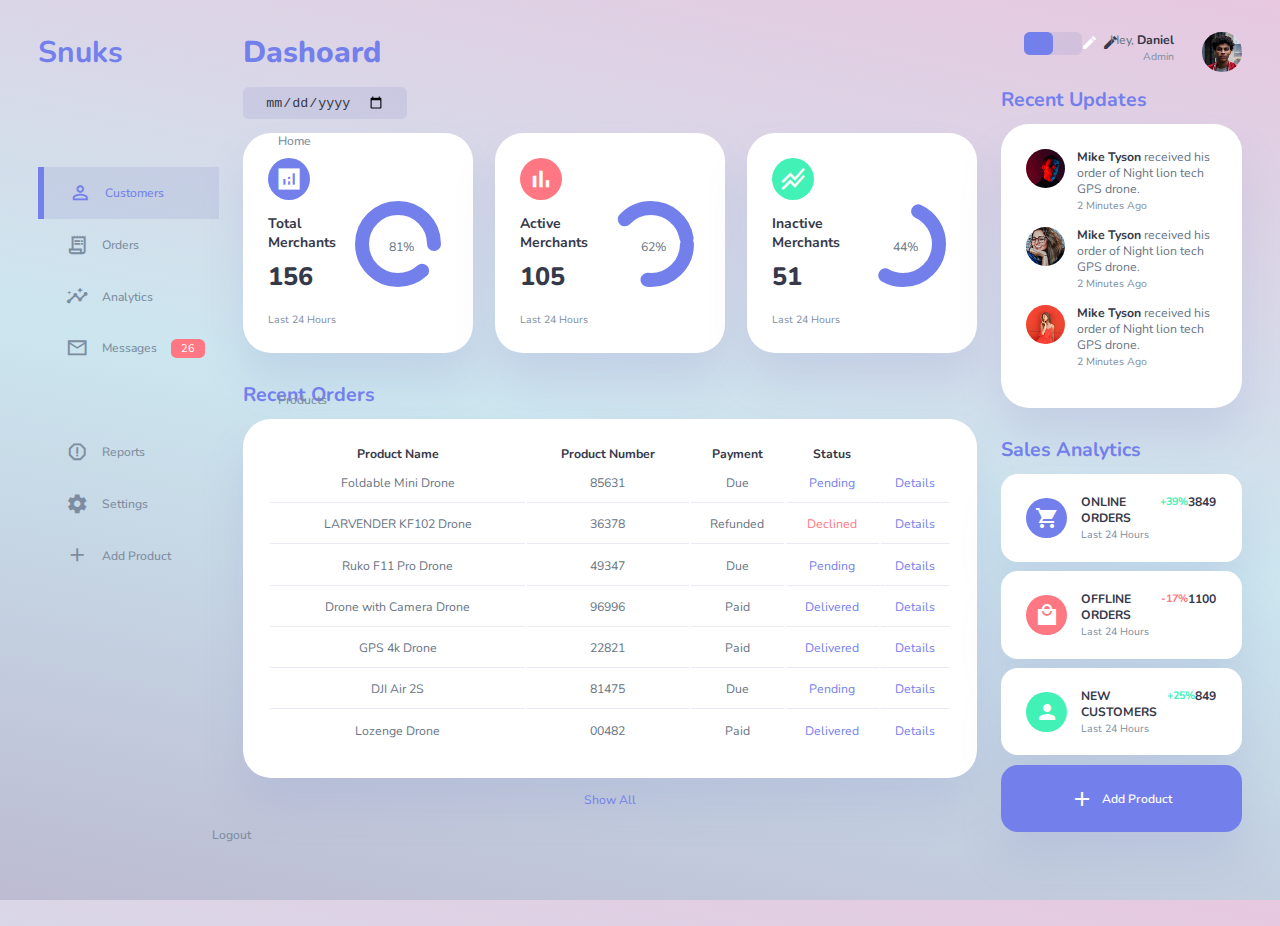
<file: dashboard/index.html>
<!DOCTYPE html>
<html lang="en">
  <head>
    <meta charset="UTF-8" />
    <meta http-equiv="X-UA-Compatible" content="IE=edge" />
    <meta name="viewport" content="width=device-width, initial-scale=1.0" />
    <title>Admin page</title>
    <link rel="shortcut icon" href="./images/Ellipse 157.svg" type="image/x-icon">
    <!-- MATERIAL CDN -->
    <link
      href="https://fonts.googleapis.com/icon?family=Material+Icons+Sharp"
      rel="stylesheet"
    />
    <link rel="preconnect" href="https://fonts.googleapis.com">
    <link rel="preconnect" href="https://fonts.gstatic.com" crossorigin>
    <link href="https://fonts.googleapis.com/css2?family=Archivo&family=Dongle:wght@300;400;700&family=Merriweather&family=Mulish:wght@300;400;500;600;700;800;900&family=Nunito:ital,wght@0,200;0,300;0,400;0,500;0,600;0,700;0,800;0,900;1,900&display=swap" rel="stylesheet">
    <link rel="stylesheet" href="https://cdnjs.cloudflare.com/ajax/libs/font-awesome/6.1.1/css/all.min.css" integrity="sha512-KfkfwYDsLkIlwQp6LFnl8zNdLGxu9YAA1QvwINks4PhcElQSvqcyVLLD9aMhXd13uQjoXtEKNosOWaZqXgel0g==" crossorigin="anonymous" referrerpolicy="no-referrer" />
    <!-- STYLESHEET -->
    <link rel="stylesheet" href="./style.css" />
  </head>
  <body>
    <div class="container">
      <aside>
        <div class="top">
          <div class="logo">
           
            <h2 class="fs-50 blu">Snuks</h2>
          </div>
          <div class="close" id="close-btn">
            <span class="material-icons-sharp">close</span>
          </div>
        </div>

        <div class="sidebar">
          <a href="../index.html">
            <span class="material-icons-sharp">grid_view</span>
            <h3>Home</h3>
          </a>
          <a href="#" class="active">
            <span class="material-icons-sharp">person_outline</span>
            <h3>Customers</h3>
          </a>
          <a href="#">
            <span class="material-icons-sharp">receipt_long</span>
            <h3>Orders</h3>
          </a>
          <a href="#">
            <span class="material-icons-sharp">insights</span>
            <h3>Analytics</h3>
          </a>
          <a href="#">
            <span class="material-icons-sharp">mail_outline</span>
            <h3>Messages</h3>
            <span class="message-count">26</span>
          </a>
          <a href="#">
            <span class="material-icons-sharp">inventory</span>
            <h3>Products</h3>
          </a>
          <a href="#">
            <span class="material-icons-sharp">report_gmailerrorred</span>
            <h3>Reports</h3>
          </a>
          <a href="#">
            <span class="material-icons-sharp">settings</span>
            <h3>Settings</h3>
          </a>
          <a href="#">
            <span class="material-icons-sharp">add</span>
            <h3>Add Product</h3>
          </a>
          <a href="../index.html">
            <span class="material-icons-sharp">logout</span>
            <h3>Logout</h3>
          </a>
        </div>
      </aside>
      <!------------------ END OF ASIDE ------------------>
      <main>
        <h1 class="blu fs-50">Dashoard</h1>

        <div class="date">
          <input type="date" />
        </div>

        <div class="insights">
          <div class="sales">
            <span class="material-icons-sharp">analytics</span>
            <div class="middle">
              <div class="left">
                <h3>Total Merchants</h3>
                <h1>156</h1>
              </div>
              <div class="progress">
                <svg>
                  <circle cx="38" cy="38" r="36"></circle>
                </svg>
                <div class="number">
                  <p>81%</p>
                </div>
              </div>
            </div>
            <small class="text-muted">Last 24 Hours</small>
          </div>
          <!------------ END OF SALES -------------->
          <div class="expenses">
            <span class="material-icons-sharp">bar_chart</span>
            <div class="middle">
              <div class="left">
                <h3>Active Merchants</h3>
                <h1>105</h1>
              </div>
              <div class="progress">
                <svg>
                  <circle cx="38" cy="38" r="36"></circle>
                </svg>
                <div class="number">
                  <p>62%</p>
                </div>
              </div>
            </div>
            <small class="text-muted">Last 24 Hours</small>
          </div>
          <!------------ END OF EXPENSES -------------->
          <div class="income">
            <span class="material-icons-sharp">stacked_line_chart</span>
            <div class="middle">
              <div class="left">
                <h3>Inactive Merchants</h3>
                <h1>51</h1>
              </div>
              <div class="progress">
                <svg>
                  <circle cx="38" cy="38" r="36"></circle>
                </svg>
                <div class="number">
                  <p>44%</p>
                </div>
              </div>
            </div>
            <small class="text-muted">Last 24 Hours</small>
          </div>
          <!------------ END OF INCOME -------------->
        </div>
        <!------------ END OF INSIGHTS -------------->

        <div class="recent-orders">
          <h2 class="blu">Recent Orders</h2>
          <table>
            <thead>
              <tr>
                <th>Product Name</th>
                <th>Product Number</th>
                <th>Payment</th>
                <th>Status</th>
                <th></th>
              </tr>
            </thead>
            <tbody>
              <!-- <tr>
                            <td>Foldable Mini Drone</td>
                            <td>85631</td>
                            <td>Due</td>
                            <td class="warning">Pending</td>
                            <td class="primary">Details</td>
                        </tr>
                         -->
            </tbody>
          </table>

          <a href="#">Show All</a>
        </div>
      </main>
      <!----------------- END OF MAIN -------------------->

      <div class="right">
        <div class="top">
          <button id="menu-btn">
            <span class="material-icons-sharp">menu</span>
          </button>
          <div class="theme-toggler">
            <span class="material-icons-sharp active">light_mode</span>
            <span class="material-icons-sharp">dark_mode</span>
          </div>
          <div class="profile">
            <div class="info">
              <p>Hey, <b>Daniel</b></p>
              <small class="text-muted">Admin</small>
            </div>
            <div class="profile-photo">
              <img src="./images/profile-1.jpg" />
            </div>
          </div>
        </div>
        <!-- END OF TOP -->
        <div class="recent-updates">
          <h2 class="blu">Recent Updates</h2>
          <div class="updates">
            <div class="update">
              <div class="profile-photo">
                <img src="./images/profile-2.jpg" />
              </div>
              <div class="message">
                <p>
                  <b>Mike Tyson</b> received his order of Night lion tech GPS
                  drone.
                </p>
                <small class="text-muted">2 Minutes Ago</small>
              </div>
            </div>
            <div class="update">
              <div class="profile-photo">
                <img src="./images/profile-3.jpg" />
              </div>
              <div class="message">
                <p>
                  <b>Mike Tyson</b> received his order of Night lion tech GPS
                  drone.
                </p>
                <small class="text-muted">2 Minutes Ago</small>
              </div>
            </div>
            <div class="update">
              <div class="profile-photo">
                <img src="./images/profile-4.jpg" />
              </div>
              <div class="message">
                <p>
                  <b>Mike Tyson</b> received his order of Night lion tech GPS
                  drone.
                </p>
                <small class="text-muted">2 Minutes Ago</small>
              </div>
            </div>
          </div>
        </div>
        <!----------------- END OF RECENT UPDATES -------------------->
        <div class="sales-analytics">
          <h2 class="blu">Sales Analytics</h2>
          <div class="item online">
            <div class="icon">
              <span class="material-icons-sharp">shopping_cart</span>
            </div>
            <div class="right">
              <div class="info">
                <h3>ONLINE ORDERS</h3>
                <small class="text-muted">Last 24 Hours</small>
              </div>
              <h5 class="success">+39%</h5>
              <h3>3849</h3>
            </div>
          </div>
          <div class="item offline">
            <div class="icon">
              <span class="material-icons-sharp">local_mall</span>
            </div>
            <div class="right">
              <div class="info">
                <h3>OFFLINE ORDERS</h3>
                <small class="text-muted">Last 24 Hours</small>
              </div>
              <h5 class="danger">-17%</h5>
              <h3>1100</h3>
            </div>
          </div>
          <div class="item customers">
            <div class="icon">
              <span class="material-icons-sharp">person</span>
            </div>
            <div class="right">
              <div class="info">
                <h3>NEW CUSTOMERS</h3>
                <small class="text-muted">Last 24 Hours</small>
              </div>
              <h5 class="success">+25%</h5>
              <h3>849</h3>
            </div>
          </div>
          <div class="item add-product">
            <div>
              <span class="material-icons-sharp">add</span>
              <h3>Add Product</h3>
            </div>
          </div>
        </div>
      </div>
    </div>

    <script src="./orders.js"></script>
    <script src="./index.js"></script>
  </body>
</html>
</file>
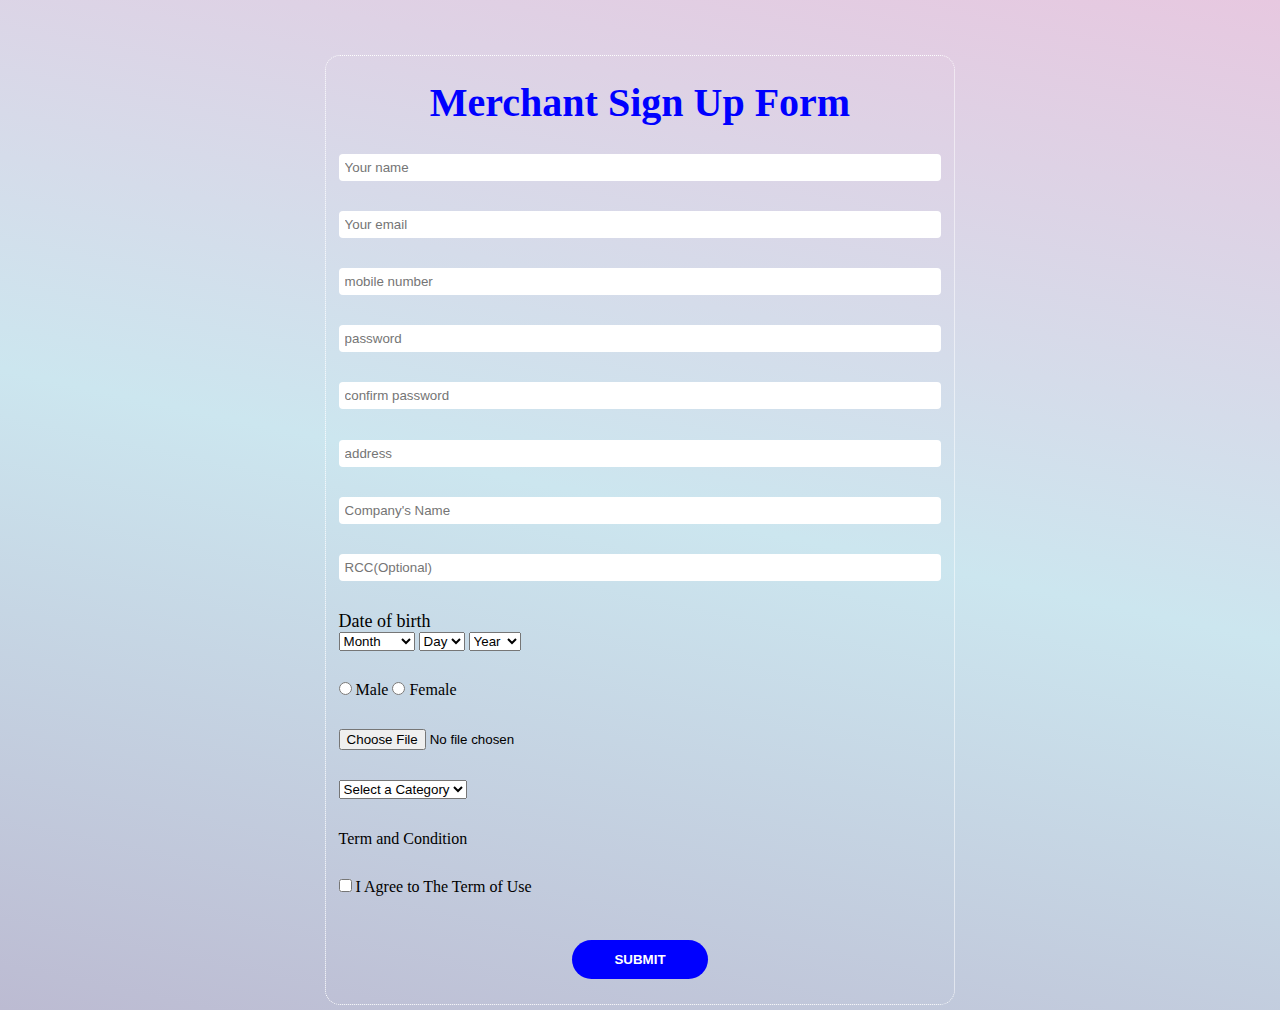
<file: affiliat-form/affiliate-sign-up-form/affiliate.html>
<!DOCTYPE html>
<html lang="en">

<head>
    <meta charset="UTF-8">
    <meta http-equiv="X-UA-Compatible" content="IE=edge">
    <meta name="viewport" content="width=device-width, initial-scale=1.0">
    <link rel="stylesheet" href="./affiliatestyle.css">
    <title>affiliate form</title>
</head>

<body>
    <div class="wrap">
        <form action="">
            <h2>Merchant Sign Up Form</h2>
            <div class="name margin-bt">
                <input type="text" name="yourname" id="name" placeholder="Your name" class="input-full-width input-padding input-style">
            </div>
            <div class="email margin-bt">
                <input type="email" name="email" id="email" placeholder="Your email" class="input-full-width input-padding input-style">
            </div>
            <div class="number margin-bt">
                <input type="phone" name="number" id="number" placeholder="mobile number" class="input-full-width input-padding input-style">
            </div>
            <div class="password margin-bt">
                <input type="password" name="password" id="password" placeholder="password" class="input-full-width input-padding input-style">
            </div>
            <div class="confirm-pass margin-bt">
                <input type="password" name="confirm password" id="password-cinfirm" placeholder="confirm password" class="input-full-width input-padding input-style">
            </div>
            <div class="address margin-bt">
                <input type="text" name="address" id="address" placeholder="address" class="input-full-width input-padding input-style">
            </div>
            <div class="company-name margin-bt">
                <input type="text" name="company" id="company" placeholder="Company's Name" class="input-full-width input-padding input-style">
            </div>
            <div class="rcc-number margin-bt">
                <input type="text" name="rccnumber" id="rcc" placeholder="RCC(Optional)" class="input-full-width input-padding input-style">
            </div>
            <div class="date-birth margin-bt">
                <span style="font-size: 18px;">Date of birth</span> <br>

                <select name="DoBmonth" id="month">
                <option>Month</option>
                <option value="january">January</option>
                <option value="february">February</option>
            </select>

                <select name="DoBDay" id="day">
                <option>Day</option>
                <option value="1">1</option>
                <option value="2">2</option>
            </select>

                <select name="DoByear" id="year">
                <option>Year</option>
                <option value="2000">2000</option>
                <option value="1990">1990</option>
            </select>
            </div>
            <div class="gender margin-bt">
                <input type="radio" name="gender" value="male" id="male"> Male
                <input type="radio" name="gender" value="female" id="female"> Female
            </div>
            <div class="file margin-bt">
                <input type="file">
            </div>
            <div class="category-section margin-bt input-style">
                <select>
                    <option value="">Select a Category</option>
                    <option value="">Electronics</option>
                    <option value="">Fashion</option>
                    <option value="">Computer</option>
                    <option value="">Others</option>
                </select>
            </div>
            <p class="margin-bt terms"><a href="#" class="terms">Term and Condition</a></p>
            <input type="checkbox" class="margin-bt"> I Agree to The Term of Use
            <br>
            <div class="button-container">
                <button class="sign-up-btn" id="sign-up" onclick="validateRegistration()">SUBMIT</button>
            </div>
        </form>


        <!-- ======Modal section ===== -->
        <div class="login-modal" id="register">
            <div class="modal-header">
                <h3 class="text-green">Registration Successful !!!!</h3>
                <span class="close" id="closeReg">&times;</span>
            </div>
            <div class="form">
                <h3> click ok to continue <i class="fa-solid fa-arrow-right"></i></h3>
                <a href="../../account/account.html" class="ok-btn">Ok</a>
            </div>
        </div>
    </div>

    <script src="./affiliatescript.js"></script>
</body>

</html>
</file>
<file: dashboard/style.css>
body{
    /* font-family: 'archivo', sans-serif; */
    /* font-family: 'muli', sans-serif; */
    font-family: 'nunito', sans-serif;
    
}
/* -------------- ROOT VARAIBLES ------------- */

.fs-50{font-size: 30px;}
.blu{color: #7380EC;}
:root {
  --color-primary: #7380ec;
  --color-danger: #ff7782;
  --color-success: #41f1b6;
  --color-warning: #ffbb55;
  --color-white: #fff;
  --color-info-dark: #7d8da1;
  --color-info-light: #dce1eb;
  --color-dark: #363949;
  --color-light: rgba(132, 139, 200, 0.18);
  --color-primary-variant: #111e88;
  --color-dark-variant: #677483;
  --color-background: #f6f6f9;

  --card-border-radius: 2rem;
  --border-radius-1: 0.4rem;
  --border-radius-2: 0.8rem;
  --border-radius-3: 1.2rem;

  --card-padding: 1.8rem;
  --padding-1: 1.2rem;

  --box-shadow: 0 2rem 3rem var(--color-light);
}

/* -------------- DARK THEME VARAIBLES ------------- */
.dark-theme-variables {
  --color-background: #181a1e;
  --color-white: #202528;
  --color-dark: #edeffd;
  --color-dark-variant: #a3bdcc;
  --color-light: rgba(0, 0, 0, 0.4);
  --box-shadow: 0 2rem 3rem var(--color-light);
}

* {
  margin: 0;
  padding: 0;
  outline: 0;
  appearance: none;
  border: 0;
  text-decoration: none;
  list-style: none;
  box-sizing: border-box;
}

html {
  font-size: 14px;
}

body {
  width: 100vw;
  height: 100vh;
  /* font-family: poppins, sans-serif; */
  font-size: 0.88rem;
  background: linear-gradient(12deg, #bcbbd2, #cce6ef, #e7c8e0);
  user-select: none;
  overflow-x: hidden;
  color: var(--color-dark);
}

.container {
    display: grid;
    width: 100%;
    margin: 0 auto;
    /* gap: 1.8rem; */
    gap: 2%;
    grid-template-columns: 15% auto 20%;
    padding: 1% 3%;
}

a {
  color: var(--color-dark);
}

img {
  display: block;
  width: 100%;
}

h1 {
  font-weight: 800;
  font-size: 1.8rem;
}

h2 {
  font-size: 1.4rem;
}

h3 {
  font-size: 0.87rem;
}

h4 {
  font-size: 0.8rem;
}

h5 {
  font-size: 0.77rem;
}

small {
  font-size: 0.75rem;
}

.profile-photo {
  width: 2.8rem;
  height: 2.8rem;
  border-radius: 50%;
  overflow: hidden;
}

.text-muted {
  color: var(--color-info-dark);
}

p {
  color: var(--color-dark-variant);
}

b {
  color: var(--color-dark);
}

.primary {
  color: var(--color-primary);
}
.danger {
  color: var(--color-danger);
}
.success {
  color: var(--color-success);
}
.warning {
  color: var(--color-warning);
}

aside {
  height: 100vh;
}

aside .top {
  display: flex;
  align-items: center;
  justify-content: space-between;
  margin-top: 1.4rem;
}

aside .logo {
  display: flex;
  gap: 0.8rem;
}

aside .logo img {
  width: 2rem;
  height: 2rem;
}

aside .close {
  display: none;
}

/* ================== SIDEBAR ==================== */
aside .sidebar {
  display: flex;
  flex-direction: column;
  height: 86vh;
  position: relative;
  top: 3rem;
}

aside h3 {
  font-weight: 500;
}

aside .sidebar a {
  display: flex;
  color: var(--color-info-dark);
  margin-left: 2rem;
  gap: 1rem;
  align-items: center;
  position: relative;
  height: 3.7rem;
  transition: all 300ms ease;
}

aside .sidebar a span {
  font-size: 1.6rem;
  transition: all 300ms ease;
}

aside .sidebar a:last-child {
  position: absolute;
  bottom: 2rem;
  width: 100%;
}

aside .sidebar a.active {
  background: var(--color-light);
  color: var(--color-primary);
  margin-left: 0;
}

aside .sidebar a.active:before {
  content: "";
  width: 6px;
  height: 100%;
  background: var(--color-primary);
}

aside .sidebar a.active span {
  color: var(--color-primary);
  margin-left: calc(1rem - 3px);
}

aside .sidebar a:hover {
  color: var(--color-primary);
}

aside .sidebar a:hover span {
  margin-left: 1rem;
}

aside .sidebar .message-count {
  background: var(--color-danger);
  color: var(--color-white);
  padding: 2px 10px;
  font-size: 11px;
  border-radius: var(--border-radius-1);
}

/* ================== MAIN ==================== */
main {
  margin-top: 1.4rem;
}

main .date {
  display: inline-block;
  background: var(--color-light);
  border-radius: var(--border-radius-1);
  margin-top: 1rem;
  padding: 0.5rem 1.6rem;
}

main .date input[type="date"] {
  background: transparent;
  color: var(--color-dark);
}

main .insights {
  display: grid;
  grid-template-columns: repeat(3, 1fr);
  gap: 1.6rem;
}

main .insights > div {
  background: var(--color-white);
  padding: var(--card-padding);
  border-radius: var(--card-border-radius);
  margin-top: 1rem;
  box-shadow: var(--box-shadow);
  transition: all 300ms ease;
}

main .insights > div:hover {
  box-shadow: none;
}

main .insights > div span {
  background: var(--color-primary);
  padding: 0.5rem;
  border-radius: 50%;
  color: var(--color-white);
  font-size: 2rem;
}

main .insights > div.expenses span {
  background: var(--color-danger);
}

main .insights > div.income span {
  background: var(--color-success);
}

main .insights > div .middle {
  display: flex;
  align-items: center;
  justify-content: space-between;
}

main .insights h3 {
  margin: 1rem 0 0.6rem;
  font-size: 1rem;
}

main .insights .progress {
  position: relative;
  width: 92px;
  height: 92px;
  border-radius: 50%;
}

main .insights svg {
  width: 7rem;
  height: 7rem;
}

main .insights svg circle {
  fill: none;
  stroke: var(--color-primary);
  stroke-width: 14;
  stroke-linecap: round;
  transform: translate(5px, 5px);
}

main .insights .sales svg circle {
  stroke-dashoffset: -30;
  stroke-dasharray: 200;
}

main .insights .expenses svg circle {
  stroke-dashoffset: 20;
  stroke-dasharray: 80;
}

main .insights .income svg circle {
  stroke-dashoffset: 35;
  stroke-dasharray: 110;
}

main .insights .progress .number {
  position: absolute;
  top: 0;
  left: 0;
  height: 100%;
  width: 100%;
  display: flex;
  justify-content: center;
  align-items: center;
}

main .insights small {
  margin-top: 1.3rem;
  display: block;
}

/* ================ RECENT ORDERS ================ */
main .recent-orders {
  margin-top: 2rem;
}

main .recent-orders h2 {
  margin-bottom: 0.8rem;
}

main .recent-orders table {
  background: var(--color-white);
  width: 100%;
  border-radius: var(--card-border-radius);
  padding: var(--card-padding);
  text-align: center;
  box-shadow: var(--box-shadow);
  transition: all 300ms ease;
}

main .recent-orders table:hover {
  box-shadow: none;
}

main table tbody td {
  height: 2.8rem;
  border-bottom: 1px solid var(--color-light);
  color: var(--color-dark-variant);
}

main table tbody tr:last-child td {
  border: none;
}

main .recent-orders a {
  text-align: center;
  display: block;
  margin: 1rem auto;
  color: var(--color-primary);
}

/* ================= RIGHT ================ */
.right {
  margin-top: 1.4rem;
}

.right .top {
  display: flex;
  justify-content: end;
  gap: 2rem;
}

.right .top button {
  display: none;
}

.right .theme-toggler {
  background: var(--color-light);
  display: flex;
  justify-content: space-between;
  align-items: center;
  height: 1.6rem;
  width: 4.2rem;
  cursor: pointer;
  border-radius: var(--border-radius-1);
}

.right .theme-toggler span {
  font-size: 1.2rem;
  width: 50%;
  height: 100%;
  display: flex;
  align-items: center;
  justify-content: center;
}

.right .theme-toggler span.active {
  background: var(--color-primary);
  color: white;
  border-radius: var(--border-radius-1);
}

.right .top .profile {
  display: flex;
  gap: 2rem;
  text-align: right;
}

/* ================= RECENT UPDATES ================ */
.right .recent-updates {
  margin-top: 1rem;
}

.right .recent-updates h2 {
  margin-bottom: 0.8rem;
}

.right .recent-updates .updates {
  background: var(--color-white);
  padding: var(--card-padding);
  border-radius: var(--card-border-radius);
  box-shadow: var(--box-shadow);
  transition: all 300ms ease;
}

.right .recent-updates .updates:hover {
  box-shadow: none;
}

.right .recent-updates .updates .update {
  display: grid;
  grid-template-columns: 2.6rem auto;
  gap: 1rem;
  margin-bottom: 1rem;
}

/* ================= SALES ANALYTICS ================ */
.right .sales-analytics {
  margin-top: 2rem;
}

.right .sales-analytics h2 {
  margin-bottom: 0.8rem;
}

.right .sales-analytics .item {
  background: var(--color-white);
  display: flex;
  align-items: center;
  gap: 1rem;
  margin-bottom: 0.7rem;
  padding: 1.4rem var(--card-padding);
  border-radius: var(--border-radius-3);
  box-shadow: var(--box-shadow);
  transition: all 300ms ease;
}

.right .sales-analytics .item:hover {
  box-shadow: none;
}

.right .sales-analytics .item .right {
  display: flex;
  justify-content: space-between;
  align-items: start;
  margin: 0;
  width: 100%;
}

.right .sales-analytics .item .icon {
  padding: 0.6rem;
  color: var(--color-white);
  border-radius: 50%;
  background: var(--color-primary);
  display: flex;
}

.right .sales-analytics .item.offline .icon {
  background: var(--color-danger);
}

.right .sales-analytics .item.customers .icon {
  background: var(--color-success);
}

.right .sales-analytics .add-product {
  background-color: transparent;
  border: 2px dashed var(--color-primary);
  color: var(--color-primary);
  display: flex;
  align-items: center;
  justify-content: center;
  background: var(--color-primary);
  color: white;
}

.right .sales-analytics .add-product:hover {
  background: var(--color-primary);
  color: white;
}

.right .sales-analytics .add-product div {
  display: flex;
  align-items: center;
  gap: 0.6rem;
}

.right .sales-analytics .add-product div h3 {
  font-weight: 600;
}

/* ================= MEDIA QUERIES ================ */
@media screen and (max-width: 1200px) {
  .container {
    width: 94%;
    grid-template-columns: 7rem auto 23rem;
  }

  aside .logo h2 {
    display: none;
  }

  aside .sidebar h3 {
    display: none;
  }

  aside .sidebar a {
    width: 5.6rem;
  }

  aside .sidebar a:last-child {
    position: relative;
    margin-top: 1.8rem;
  }

  main .insights {
    grid-template-columns: 1fr;
    gap: 0;
  }

  main .recent-orders {
    /* width: 94%; */
    position: absolute;
    left: 50%;
    transform: translateX(-50%);
    /* margin: 2rem 0 0 8.8rem; */
    /* margin: 0 auto; */
  }

  main .recent-orders table {
    width: 83vw;
  }

  main table thead tr th:last-child,
  main table thead tr th:first-child {
    display: none;
  }

  main table tbody tr td:last-child,
  main table tbody tr td:first-child {
    display: none;
  }
}

/* ================= MEDIA QUERIES ================ */
@media screen and (max-width: 768px) {
  .container {
    width: 100%;
    grid-template-columns: 1fr;
  }

  aside {
    position: fixed;
    left: -100%;
    background: var(--color-white);
    width: 18rem;
    z-index: 3;
    box-shadow: 1rem 3rem 4rem var(--color-light);
    height: 100vh;
    padding-right: var(--card-padding);
    display: none;
    animation: showMenu 400ms ease forwards;
  }

  @keyframes showMenu {
    to {
      left: 0;
    }
  }

  aside .logo {
    margin-left: 1rem;
  }

  aside .logo h2 {
    display: inline;
  }

  aside .sidebar h3 {
    display: inline;
  }

  aside .sidebar a {
    width: 100%;
    height: 3.4rem;
  }

  aside .sidebar a:last-child {
    position: absolute;
    bottom: 5rem;
  }

  aside .close {
    display: inline-block;
    cursor: pointer;
  }

  main {
    margin-top: 8rem;
    padding: 0 1rem;
  }

  main .insights > div {
    width: 100%;
  }

  main .recent-orders {
    position: relative;
    margin: 3rem 0 0 0;
    width: 100%;
  }

  main .recent-orders table {
    width: 100%;
    margin: 0;
  }

  .right {
    width: 94%;
    margin: 0 auto 4rem;
  }

  .right .top {
    position: fixed;
    top: 0;
    left: 0;
    align-items: center;
    padding: 0 0.8rem;
    height: 4.6rem;
    background: var(--color-white);
    width: 100%;
    margin: 0;
    z-index: 2;
    box-shadow: 0 1rem 1rem var(--color-light);
  }

  .right .top .theme-toggler {
    width: 4.4rem;
    position: absolute;
    left: 66%;
  }

  .right .profile .info {
    display: none;
  }

  .right .top button {
    display: inline-block;
    background: transparent;
    cursor: pointer;
    color: var(--color-dark);
    position: absolute;
    left: 1rem;
  }

  .right .top button span {
    font-size: 2rem;
  }
}
</file>
<file: affiliat-form/affiliate-sign-up-form/affiliatestyle.css>
* {
    margin: 0;
    padding: 0;
    box-sizing: border-box;
}
body{
    background: linear-gradient(12deg, #bcbbd2, #cce6ef, #e7c8e0);
}
.wrap {
    width: 50%;
    margin: auto;
    background: transparent;
    margin-top: 50px;
    padding: 5px;
    border-radius: 5px;
}

form {
    padding: 2%;
    border: 1px dotted white;
    width: 100%;
    border-radius: 15px;
}

form div {
    margin-bottom: 2%;
    width: 100%;
}

.input-full-width {
    width: 100%;
}

.input-padding {
    padding: 1%;
}

h2 {
    text-align: center;
    color: blue;
    padding: 10px;
    border-radius: 5px;
    margin-bottom: 3%;
    font-size: 2.5rem;
}

.input-style {
    border: none;
    outline: none;
    border-radius: 4px;
}

.margin-bt {
    margin-bottom: 5%;
}

.margin-bt-2 {
    margin-bottom: 3%;
}

.button-container {
    text-align: center;
    margin-top: 3%;
}

.terms {
    text-decoration: none;
    color: black;
}

.sign-up-btn {
    padding: 2% 7%;
    text-decoration: none;
    color: #fff;
    font-weight: 700;
    border-radius: 25px;
    background: blue;
    border: none;
}

.file {
    border: none;
    outline: none;
}


/* ============ modal css ================= */

.text-green {
    color: green;
}

.login-modal {
    min-width: 30%;
    font-size: 1rem;
    position: absolute;
    top: -1000px;
    right: 35%;
    background-color: white;
    box-shadow: 1px 1px 1px;
    border-radius: 7px;
    transition: all .5s;
    border: none;
}

.modal-header {
    padding: 20px;
    border-bottom: 1px solid rgb(4, 4, 41);
    color: rgb(4, 4, 41);
    text-align: center;
}

.close {
    position: absolute;
    top: 10px;
    font-size: 2rem;
    right: 20px;
    cursor: pointer;
}

.form {
    display: flex;
    justify-content: center;
    align-items: center;
    flex-direction: column;
    padding: 20px;
}

.ok-btn {
    border: 1px solid;
    color: black;
    margin-top: 5%;
    text-decoration: none;
    padding: 5px;
    border-radius: 25px;
}

@media screen and (max-width: 850px) {
    /* .file {
        display: none;
    } */
    .wrap {
        width: 100%;
    }
}
</file>
